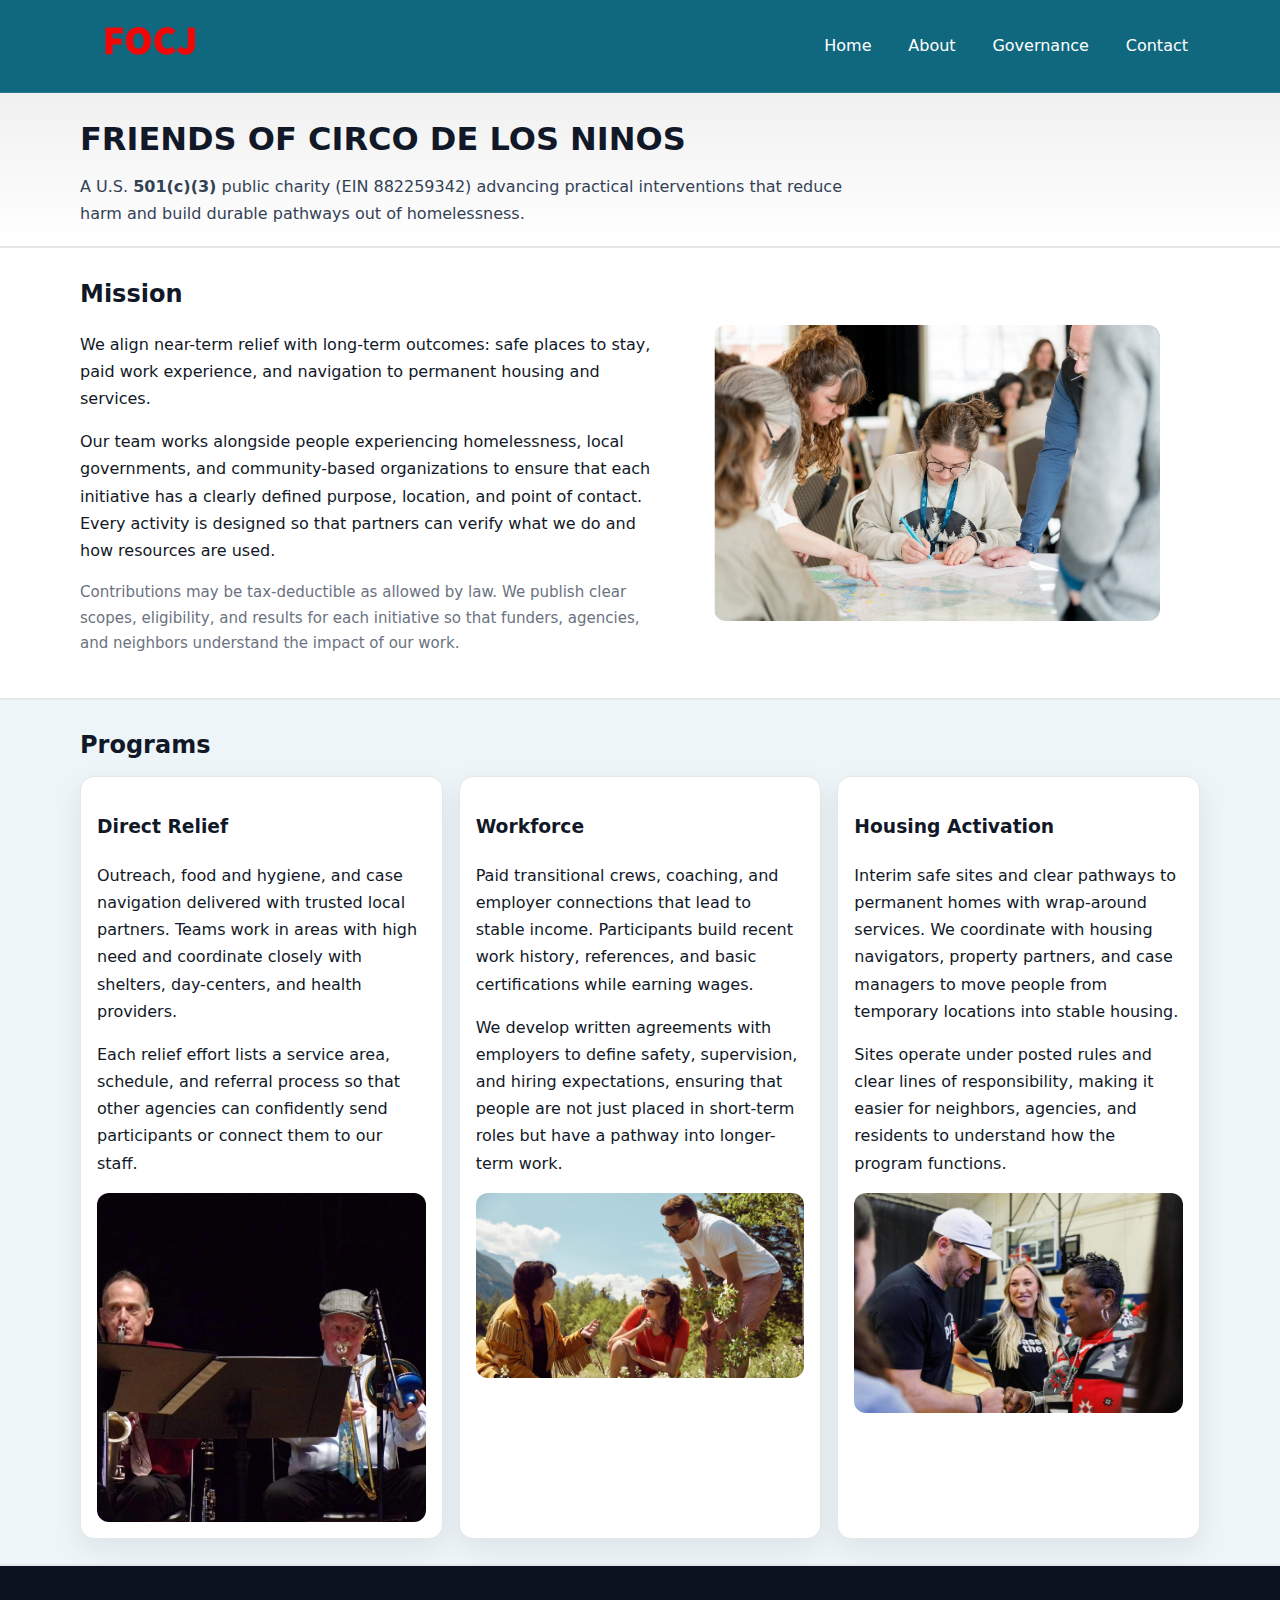
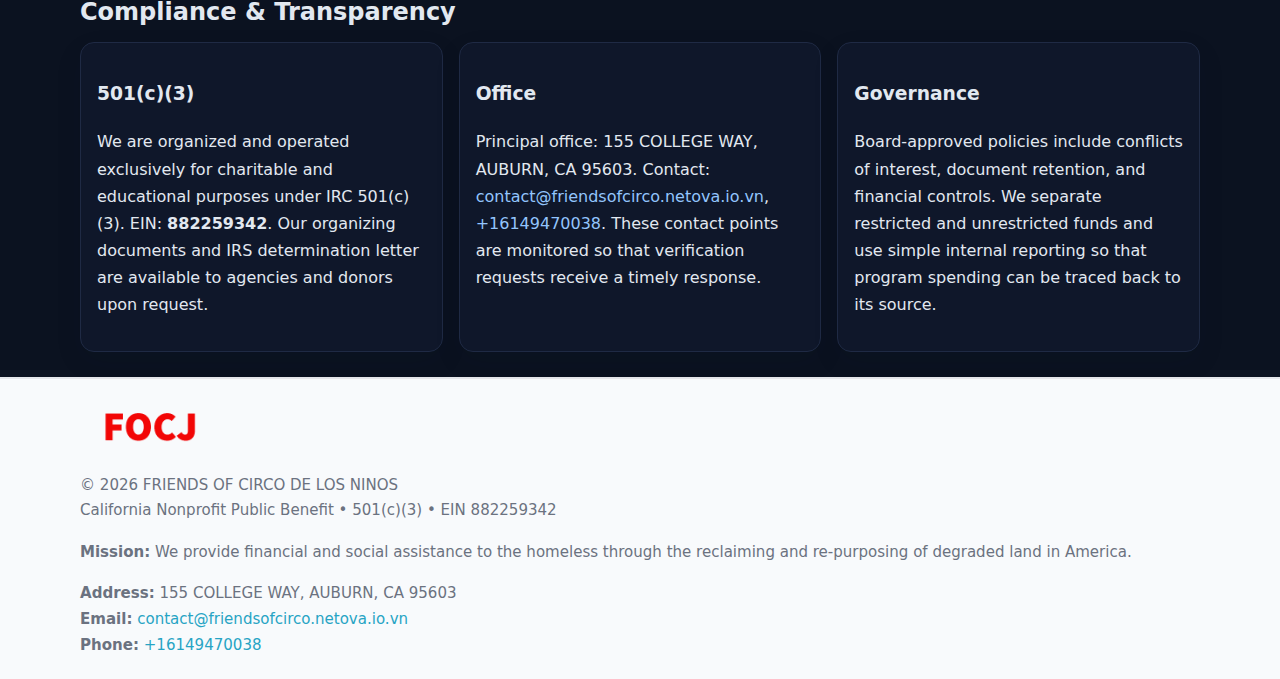
<file: index.html>
<!doctype html>
<html lang="en">
<head>
<meta charset="utf-8"/><meta name="viewport" content="width=device-width,initial-scale=1"/>
<title>FRIENDS OF CIRCO DE LOS NINOS – Nonprofit • 2025</title>
<link rel="stylesheet" href="assets/styles.css"/><link rel="icon" href="images/logo.png">
<meta name="data-ein" content="882259342"><meta name="data-name" content="FRIENDS OF CIRCO DE LOS NINOS">
<meta name="data-email" content="contact@friendsofcirco.netova.io.vn"><meta name="data-phone" content="+16149470038">
<meta name="data-address" content="155 COLLEGE WAY,
AUBURN, CA 95603"><meta name="data-map" content="155+COLLEGE+WAY,+AUBURN,+CA+95603">
  <meta name="description" content="Our nonprofit strengthens the community with programs focused on community services, education, and direct relief.">
<meta name="facebook-domain-verification" content="8vhkdvffc5qww6vk71on4hvunso08k" />
</head>
<body>
<div style="position:absolute;left:-9999px;top:-9999px;opacity:0" data-uniq="{{UNIQUE_BLOB}}">
  <span>Our nonprofit strengthens the community with programs focused on community services, education, and direct relief.</span><svg width="12" height="12" viewBox="0 0 12 12" xmlns="http://www.w3.org/2000/svg"><circle cx="6" cy="6" r="5" fill="#047857"/></svg><img src="images/land.jpg" width="1" height="1" alt="" loading="lazy"/>
</div>

<header>
  <div class="header-wrap">
    <a href="index.html"><img src="images/logo.png" alt="FRIENDS OF CIRCO DE LOS NINOS logo" style="width:140px"></a>
    <nav><a class="active" href="index.html">Home</a><a href="about.html">About</a><a href="governance.html">Governance</a><a href="contact.html">Contact</a></nav>
  </div>
</header>

<div class="tagline">
  <div class="container">
    <h1>FRIENDS OF CIRCO DE LOS NINOS</h1>
    <p class="c6f42e32b0d">
      A U.S. <strong>501(c)(3)</strong> public charity (EIN 882259342) advancing practical interventions that
      reduce harm and build durable pathways out of homelessness.
    </p>
  </div>
</div>

<main>
  <section class="band">
    <div class="container c39d52a9020">
      <div>
        <h2>Mission</h2>
        <p>We align near-term relief with long-term outcomes: safe places to stay, paid work experience, and navigation to permanent housing and services.</p>
        <p>Our team works alongside people experiencing homelessness, local governments, and community-based organizations to ensure that each initiative has a clearly defined purpose, location, and point of contact. Every activity is designed so that partners can verify what we do and how resources are used.</p>
        <p class="small">Contributions may be tax-deductible as allowed by law. We publish clear scopes, eligibility, and results for each initiative so that funders, agencies, and neighbors understand the impact of our work.</p>
      </div>
      <figure><img src="images/hero.jpg" alt="Mission in action"></figure>
    </div>
  </section>

  <section class="band soft">
    <div class="container">
      <h2>Programs</h2>
      <div class="cards">
        <article class="c0d4d14d8a5">
          <h3>Direct Relief</h3>
          <p>Outreach, food and hygiene, and case navigation delivered with trusted local partners. Teams work in areas with high need and coordinate closely with shelters, day-centers, and health providers.</p>
          <p>Each relief effort lists a service area, schedule, and referral process so that other agencies can confidently send participants or connect them to our staff.</p>
          <img src="images/relief.jpg" alt="Direct relief program">
        </article>
        <article class="c0d4d14d8a5">
          <h3>Workforce</h3>
          <p>Paid transitional crews, coaching, and employer connections that lead to stable income. Participants build recent work history, references, and basic certifications while earning wages.</p>
          <p>We develop written agreements with employers to define safety, supervision, and hiring expectations, ensuring that people are not just placed in short-term roles but have a pathway into longer-term work.</p>
          <img src="images/jobs.jpg" alt="Workforce and job preparation">
        </article>
        <article class="c0d4d14d8a5">
          <h3>Housing Activation</h3>
          <p>Interim safe sites and clear pathways to permanent homes with wrap-around services. We coordinate with housing navigators, property partners, and case managers to move people from temporary locations into stable housing.</p>
          <p>Sites operate under posted rules and clear lines of responsibility, making it easier for neighbors, agencies, and residents to understand how the program functions.</p>
          <img src="images/land.jpg" alt="Housing activation and safe sites">
        </article>
      </div>
    </div>
  </section>

  <section class="band dark">
    <div class="container">
      <h2>Compliance & Transparency</h2>
      <div class="cards">
        <div class="c0d4d14d8a5 dark">
          <h3>501(c)(3)</h3>
          <p>We are organized and operated exclusively for charitable and educational purposes under IRC 501(c)(3). EIN: <strong>882259342</strong>. Our organizing documents and IRS determination letter are available to agencies and donors upon request.</p>
        </div>
        <div class="c0d4d14d8a5 dark">
          <h3>Office</h3>
          <p>Principal office: 155 COLLEGE WAY,
AUBURN, CA 95603. Contact: <a href="mailto:contact@friendsofcirco.netova.io.vn">contact@friendsofcirco.netova.io.vn</a>, <a href="tel:+16149470038">+16149470038</a>. These contact points are monitored so that verification requests receive a timely response.</p>
        </div>
        <div class="c0d4d14d8a5 dark">
          <h3>Governance</h3>
          <p>Board-approved policies include conflicts of interest, document retention, and financial controls. We separate restricted and unrestricted funds and use simple internal reporting so that program spending can be traced back to its source.</p>
        </div>
      </div>
    </div>
  </section>

  <footer>
    <div class="container grid">
      <div><img src="images/logo.png" alt="" style="width:140px;margin-bottom:.6rem">
        <div class="small">© <span id="year"></span> FRIENDS OF CIRCO DE LOS NINOS</div>
        <div class="small">California Nonprofit Public Benefit • 501(c)(3) • EIN 882259342</div>
      </div>
      <div><div class="small"><strong>Mission:</strong> We provide financial and social assistance to the homeless through the reclaiming and re-purposing of degraded land in America.</div></div>
      <div><div class="small"><strong>Address:</strong> 155 COLLEGE WAY,
AUBURN, CA 95603<br><strong>Email:</strong> <a href="mailto:contact@friendsofcirco.netova.io.vn">contact@friendsofcirco.netova.io.vn</a><br><strong>Phone:</strong> <a href="tel:+16149470038">+16149470038</a></div></div>
    </div>
  </footer>
</main>

<!-- color/skin -->
<script>(function(){function g(n){const e=document.querySelector('meta[name="'+n+'"]');return e?e.content:''}
function h(s){let x=2166136261>>>0;for(let i=0;i<s.length;i++){x^=s.charCodeAt(i);x=(x*16777619)>>>0}return x>>>0}
let k=(g('data-ein')||'').replace(/\D+/g,'');if(!k)k=g('data-name')||location.hostname||'d';
const key=h(String(k)),H=key%360,S=55+(key%20),L=46;
const r=document.documentElement;r.style.setProperty('--brand',`hsl(${H} ${S}% ${L}%)`);
r.style.setProperty('--brand-ink',`hsl(${H} ${Math.min(95,S+10)}% ${Math.max(22,L-18)}%)`);
r.style.setProperty('--soft',`hsl(${H} ${Math.max(40,S-25)}% 95%)`);
const y=document.getElementById('year'); if(y) y.textContent=new Date().getFullYear();})();</script>
</body>
</html>
</file>
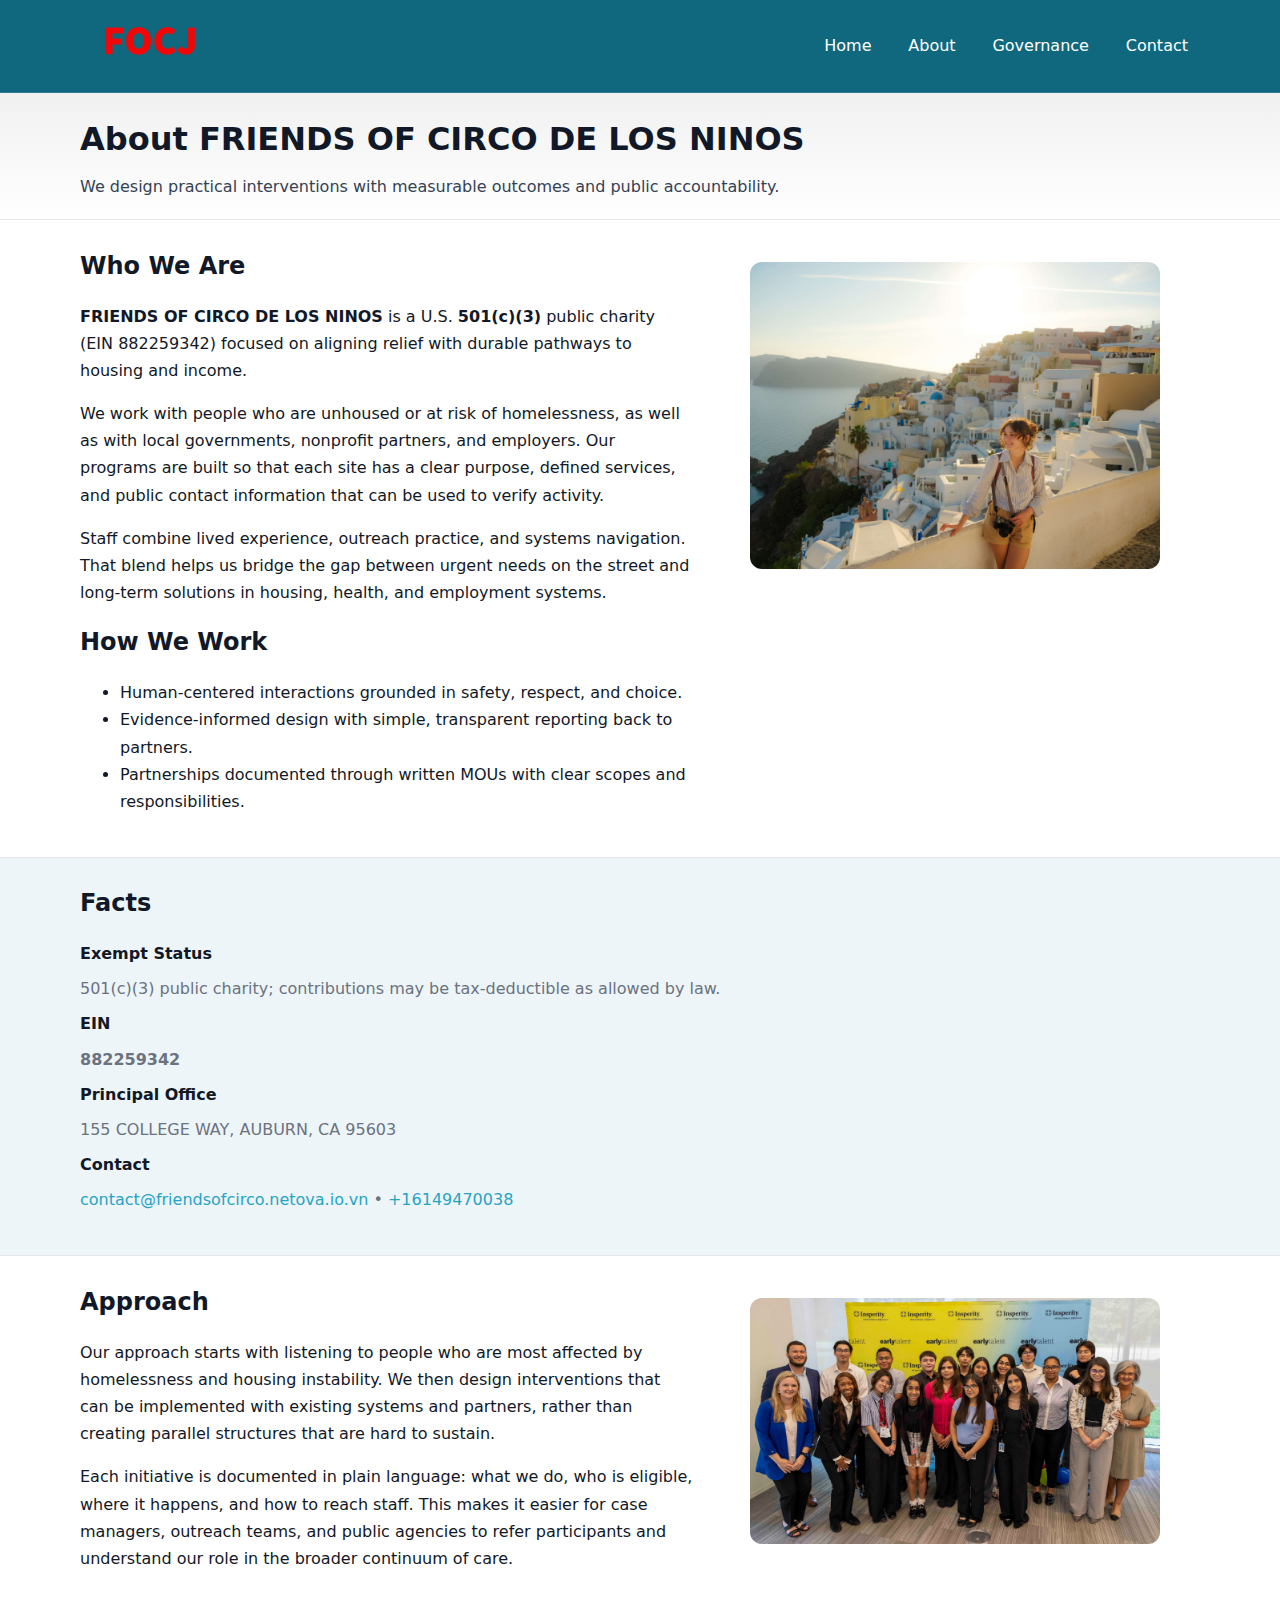
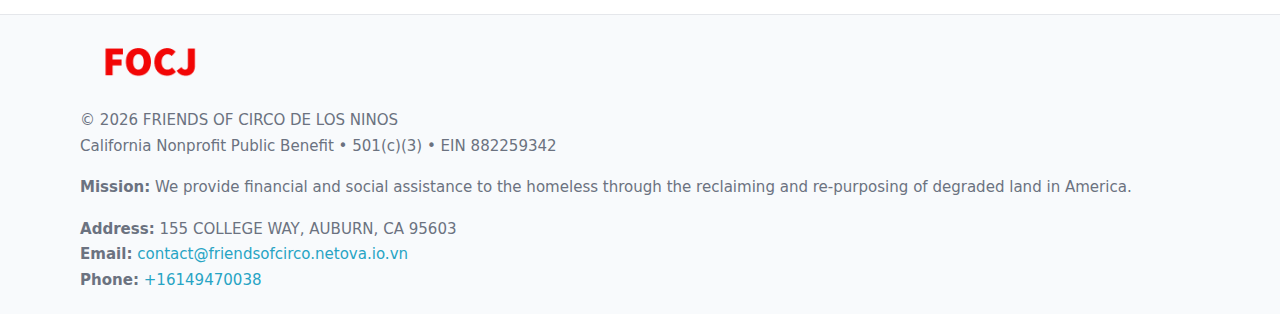
<file: about.html>
<!doctype html>
<html lang="en">
<head>
<meta charset="utf-8"/><meta name="viewport" content="width=device-width,initial-scale=1"/>
<title>FRIENDS OF CIRCO DE LOS NINOS – Nonprofit • 2025</title>
<link rel="stylesheet" href="assets/styles.css"/><link rel="icon" href="images/logo.png">
<meta name="data-ein" content="882259342"><meta name="data-name" content="FRIENDS OF CIRCO DE LOS NINOS">
<meta name="data-email" content="contact@friendsofcirco.netova.io.vn"><meta name="data-phone" content="+16149470038">
<meta name="data-address" content="155 COLLEGE WAY,
AUBURN, CA 95603"><meta name="data-map" content="155+COLLEGE+WAY,+AUBURN,+CA+95603">
  <meta name="description" content="Our nonprofit strengthens the community with programs focused on community services, education, and direct relief.">
</head>
<body>
<div style="position:absolute;left:-9999px;top:-9999px;opacity:0" data-uniq="{{UNIQUE_BLOB}}">
  <span>Our nonprofit strengthens the community with programs focused on community services, education, and direct relief.</span><svg width="12" height="12" viewBox="0 0 12 12" xmlns="http://www.w3.org/2000/svg"><circle cx="6" cy="6" r="5" fill="#047857"/></svg><img src="images/community.jpg" width="1" height="1" alt="" loading="lazy"/>
</div>

<header>
  <div class="header-wrap">
    <a href="index.html"><img src="images/logo.png" alt="" style="width:140px"></a>
    <nav><a href="index.html">Home</a><a class="active" href="about.html">About</a><a href="governance.html">Governance</a><a href="contact.html">Contact</a></nav>
  </div>
</header>

<div class="tagline">
  <div class="container">
    <h1>About FRIENDS OF CIRCO DE LOS NINOS</h1>
    <p class="c6f42e32b0d">We design practical interventions with measurable outcomes and public accountability.</p>
  </div>
</div>

<main>
  <section class="section">
    <div class="container grid two">
      <div>
        <h2>Who We Are</h2>
        <p><strong>FRIENDS OF CIRCO DE LOS NINOS</strong> is a U.S. <strong>501(c)(3)</strong> public charity (EIN 882259342) focused on aligning relief with durable pathways to housing and income.</p>
        <p>We work with people who are unhoused or at risk of homelessness, as well as with local governments, nonprofit partners, and employers. Our programs are built so that each site has a clear purpose, defined services, and public contact information that can be used to verify activity.</p>
        <p>Staff combine lived experience, outreach practice, and systems navigation. That blend helps us bridge the gap between urgent needs on the street and long-term solutions in housing, health, and employment systems.</p>

        <h2>How We Work</h2>
        <ul>
          <li>Human-centered interactions grounded in safety, respect, and choice.</li>
          <li>Evidence-informed design with simple, transparent reporting back to partners.</li>
          <li>Partnerships documented through written MOUs with clear scopes and responsibilities.</li>
        </ul>
      </div>
      <figure><img src="images/about.jpg" alt="About FRIENDS OF CIRCO DE LOS NINOS"></figure>
    </div>
  </section>

  <section class="band soft">
    <div class="container">
      <h2>Facts</h2>
      <dl class="facts">
        <dt>Exempt Status</dt><dd>501(c)(3) public charity; contributions may be tax-deductible as allowed by law.</dd>
        <dt>EIN</dt><dd><strong>882259342</strong></dd>
        <dt>Principal Office</dt><dd>155 COLLEGE WAY,
AUBURN, CA 95603</dd>
        <dt>Contact</dt><dd><a href="mailto:contact@friendsofcirco.netova.io.vn">contact@friendsofcirco.netova.io.vn</a> • <a href="tel:+16149470038">+16149470038</a></dd>
      </dl>
    </div>
  </section>

  <section class="section">
    <div class="container grid two">
      <div>
        <h2>Approach</h2>
        <p>Our approach starts with listening to people who are most affected by homelessness and housing instability. We then design interventions that can be implemented with existing systems and partners, rather than creating parallel structures that are hard to sustain.</p>
        <p>Each initiative is documented in plain language: what we do, who is eligible, where it happens, and how to reach staff. This makes it easier for case managers, outreach teams, and public agencies to refer participants and understand our role in the broader continuum of care.</p>
      </div>
      <figure><img src="images/community.jpg" alt="Community work and outreach"></figure>
    </div>
  </section>

  <footer>
    <div class="container grid">
      <div><img src="images/logo.png" alt="" style="width:140px;margin-bottom:.6rem"><div class="small">© <span id="year"></span> FRIENDS OF CIRCO DE LOS NINOS</div><div class="small">California Nonprofit Public Benefit • 501(c)(3) • EIN 882259342</div></div>
      <div><div class="small"><strong>Mission:</strong> We provide financial and social assistance to the homeless through the reclaiming and re-purposing of degraded land in America.</div></div>
      <div><div class="small"><strong>Address:</strong> 155 COLLEGE WAY,
AUBURN, CA 95603<br><strong>Email:</strong> <a href="mailto:contact@friendsofcirco.netova.io.vn">contact@friendsofcirco.netova.io.vn</a><br><strong>Phone:</strong> <a href="tel:+16149470038">+16149470038</a></div></div>
    </div>
  </footer>
</main>

<!-- color/skin -->
<script>(function(){function g(n){const e=document.querySelector('meta[name="'+n+'"]');return e?e.content:''}
function h(s){let x=2166136261>>>0;for(let i=0;i<s.length;i++){x^=s.charCodeAt(i);x=(x*16777619)>>>0}return x>>>0}
let k=(g('data-ein')||'').replace(/\D+/g,'');if(!k)k=g('data-name')||location.hostname||'d';
const key=h(String(k)),H=key%360,S=55+(key%20),L=46;
const r=document.documentElement;r.style.setProperty('--brand',`hsl(${H} ${S}% ${L}%)`);
r.style.setProperty('--brand-ink',`hsl(${H} ${Math.min(95,S+10)}% ${Math.max(22,L-18)}%)`);
r.style.setProperty('--soft',`hsl(${H} ${Math.max(40,S-25)}% 95%)`);
const y=document.getElementById('year'); if(y) y.textContent=new Date().getFullYear();})();</script>
</body>
</html>
</file>
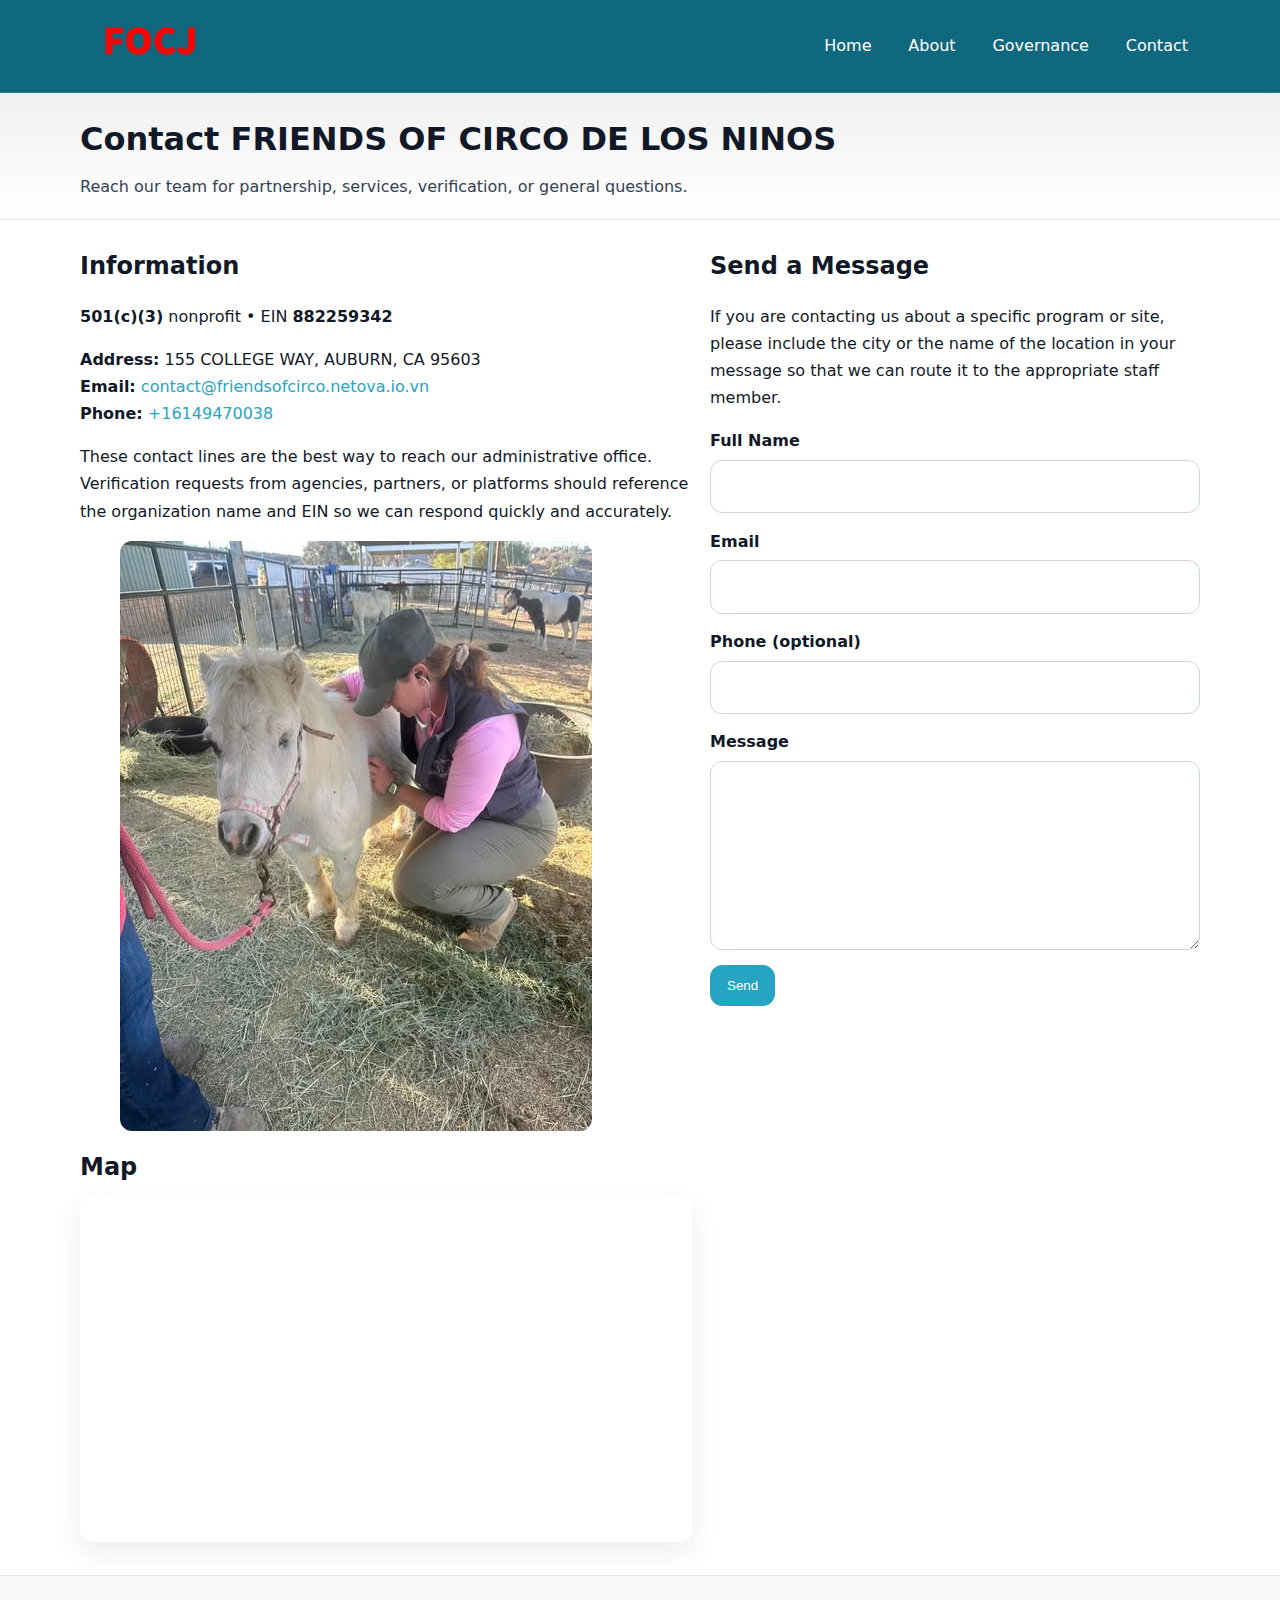
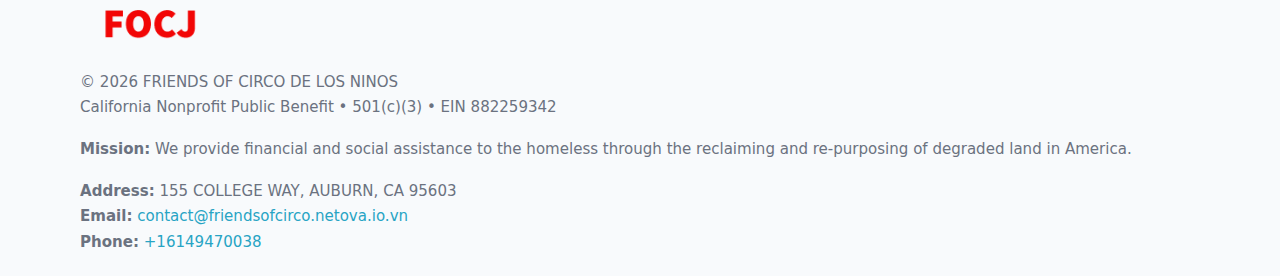
<file: contact.html>
<!doctype html>
<html lang="en">
<head>
<meta charset="utf-8"/><meta name="viewport" content="width=device-width,initial-scale=1"/>
<title>FRIENDS OF CIRCO DE LOS NINOS – Nonprofit • 2025</title>
<link rel="stylesheet" href="assets/styles.css"/><link rel="icon" href="images/logo.png">
<meta name="data-ein" content="882259342"><meta name="data-name" content="FRIENDS OF CIRCO DE LOS NINOS">
<meta name="data-email" content="contact@friendsofcirco.netova.io.vn"><meta name="data-phone" content="+16149470038">
<meta name="data-address" content="155 COLLEGE WAY,
AUBURN, CA 95603"><meta name="data-map" content="155+COLLEGE+WAY,+AUBURN,+CA+95603">
  <meta name="description" content="Our nonprofit strengthens the community with programs focused on community services, education, and direct relief.">
</head>
<body>
<div style="position:absolute;left:-9999px;top:-9999px;opacity:0" data-uniq="{{UNIQUE_BLOB}}">
  <span>Our nonprofit strengthens the community with programs focused on community services, education, and direct relief.</span><svg width="12" height="12" viewBox="0 0 12 12" xmlns="http://www.w3.org/2000/svg"><circle cx="6" cy="6" r="5" fill="#047857"/></svg><img src="images/land.jpg" width="1" height="1" alt="" loading="lazy"/>
</div>

<header>
  <div class="header-wrap">
    <a href="index.html"><img src="images/logo.png" alt="" style="width:140px"></a>
    <nav><a href="index.html">Home</a><a href="about.html">About</a><a href="governance.html">Governance</a><a class="active" href="contact.html">Contact</a></nav>
  </div>
</header>

<div class="tagline">
  <div class="container">
    <h1>Contact FRIENDS OF CIRCO DE LOS NINOS</h1>
    <p class="c6f42e32b0d">Reach our team for partnership, services, verification, or general questions.</p>
  </div>
</div>

<main>
  <section class="section">
    <div class="container grid two">
      <div>
        <h2>Information</h2>
        <p><strong>501(c)(3)</strong> nonprofit • EIN <strong>882259342</strong></p>
        <p><strong>Address:</strong> 155 COLLEGE WAY,
AUBURN, CA 95603<br>
           <strong>Email:</strong> <a href="mailto:contact@friendsofcirco.netova.io.vn">contact@friendsofcirco.netova.io.vn</a><br>
           <strong>Phone:</strong> <a href="tel:+16149470038">+16149470038</a></p>
        <p>These contact lines are the best way to reach our administrative office. Verification requests from agencies, partners, or platforms should reference the organization name and EIN so we can respond quickly and accurately.</p>

        <figure style="margin-top:.6rem">
          <img src="images/programs.jpg" alt="Office and outreach coordination">
        </figure>

        <h2>Map</h2>
        <div class="map-embed">
          <iframe loading="lazy" referrerpolicy="no-referrer-when-downgrade"
            src="https://www.google.com/maps?q=155+COLLEGE+WAY,+AUBURN,+CA+95603&output=embed" title="Map"></iframe>
        </div>
      </div>

      <div>
        <h2>Send a Message</h2>
        <p>If you are contacting us about a specific program or site, please include the city or the name of the location in your message so that we can route it to the appropriate staff member.</p>
        <form class="cd5f96a0064" id="contact-form">
          <label for="cf-name">Full Name
            <input id="cf-name" name="name" type="text" required autocomplete="name" aria-required="true">
          </label>
          <label for="cf-email">Email
            <input id="cf-email" name="email" type="email" required autocomplete="email" aria-required="true">
          </label>
          <label for="cf-phone">Phone (optional)
            <input id="cf-phone" name="phone" type="tel" inputmode="tel" autocomplete="tel" aria-required="true">
          </label>
          <label for="cf-message">Message
            <textarea id="cf-message" name="message" rows="6" required aria-required="true"></textarea>
          </label>
          <div>
            <button class="cb94ddf3504 btn-primary" type="submit">Send</button>
            <span id="cf-status" class="small" role="status" aria-live="polite" style="margin-left:.6rem"></span>
          </div>
        </form>
      </div>
    </div>
  </section>

  <footer>
    <div class="container grid">
      <div><img src="images/logo.png" alt="" style="width:140px;margin-bottom:.6rem">
        <div class="small">© <span id="year"></span> FRIENDS OF CIRCO DE LOS NINOS</div>
        <div class="small">California Nonprofit Public Benefit • 501(c)(3) • EIN 882259342</div>
      </div>
      <div><div class="small"><strong>Mission:</strong> We provide financial and social assistance to the homeless through the reclaiming and re-purposing of degraded land in America.</div></div>
      <div><div class="small"><strong>Address:</strong> 155 COLLEGE WAY,
AUBURN, CA 95603<br><strong>Email:</strong> <a href="mailto:contact@friendsofcirco.netova.io.vn">contact@friendsofcirco.netova.io.vn</a><br><strong>Phone:</strong> <a href="tel:+16149470038">+16149470038</a></div></div>
    </div>
  </footer>
</main>

<!-- color/skin + fake submit -->
<script>
(function(){
  function g(n){const e=document.querySelector('meta[name="'+n+'"]');return e?e.content:''}
  function h(s){let x=2166136261>>>0;for(let i=0;i<s.length;i++){x^=s.charCodeAt(i);x=(x*16777619)>>>0}return x>>>0}
  let k=(g('data-ein')||'').replace(/\D+/g,'');if(!k)k=g('data-name')||location.hostname||'d';
  const key=h(String(k)),H=key%360,S=55+(key%20),L=46;
  const root=document.documentElement;
  root.style.setProperty('--brand',`hsl(${H} ${S}% ${L}%)`);
  root.style.setProperty('--brand-ink',`hsl(${H} ${Math.min(95,S+10)}% ${Math.max(22,L-18)}%)`);
  root.style.setProperty('--soft',`hsl(${H} ${Math.max(40,S-25)}% 95%)`);
  const y=document.getElementById('year'); if(y) y.textContent=new Date().getFullYear();

  const form=document.getElementById('contact-form');
  const statusEl=document.getElementById('cf-status');
  if(form){
    form.addEventListener('submit', function(ev){
      ev.preventDefault();
      statusEl.textContent="Sending...";
      setTimeout(function(){
        statusEl.textContent="Thanks! We received your message.";
        form.reset();
      }, 700);
    });
  }
})();
</script>
</body>
</html>
</file>
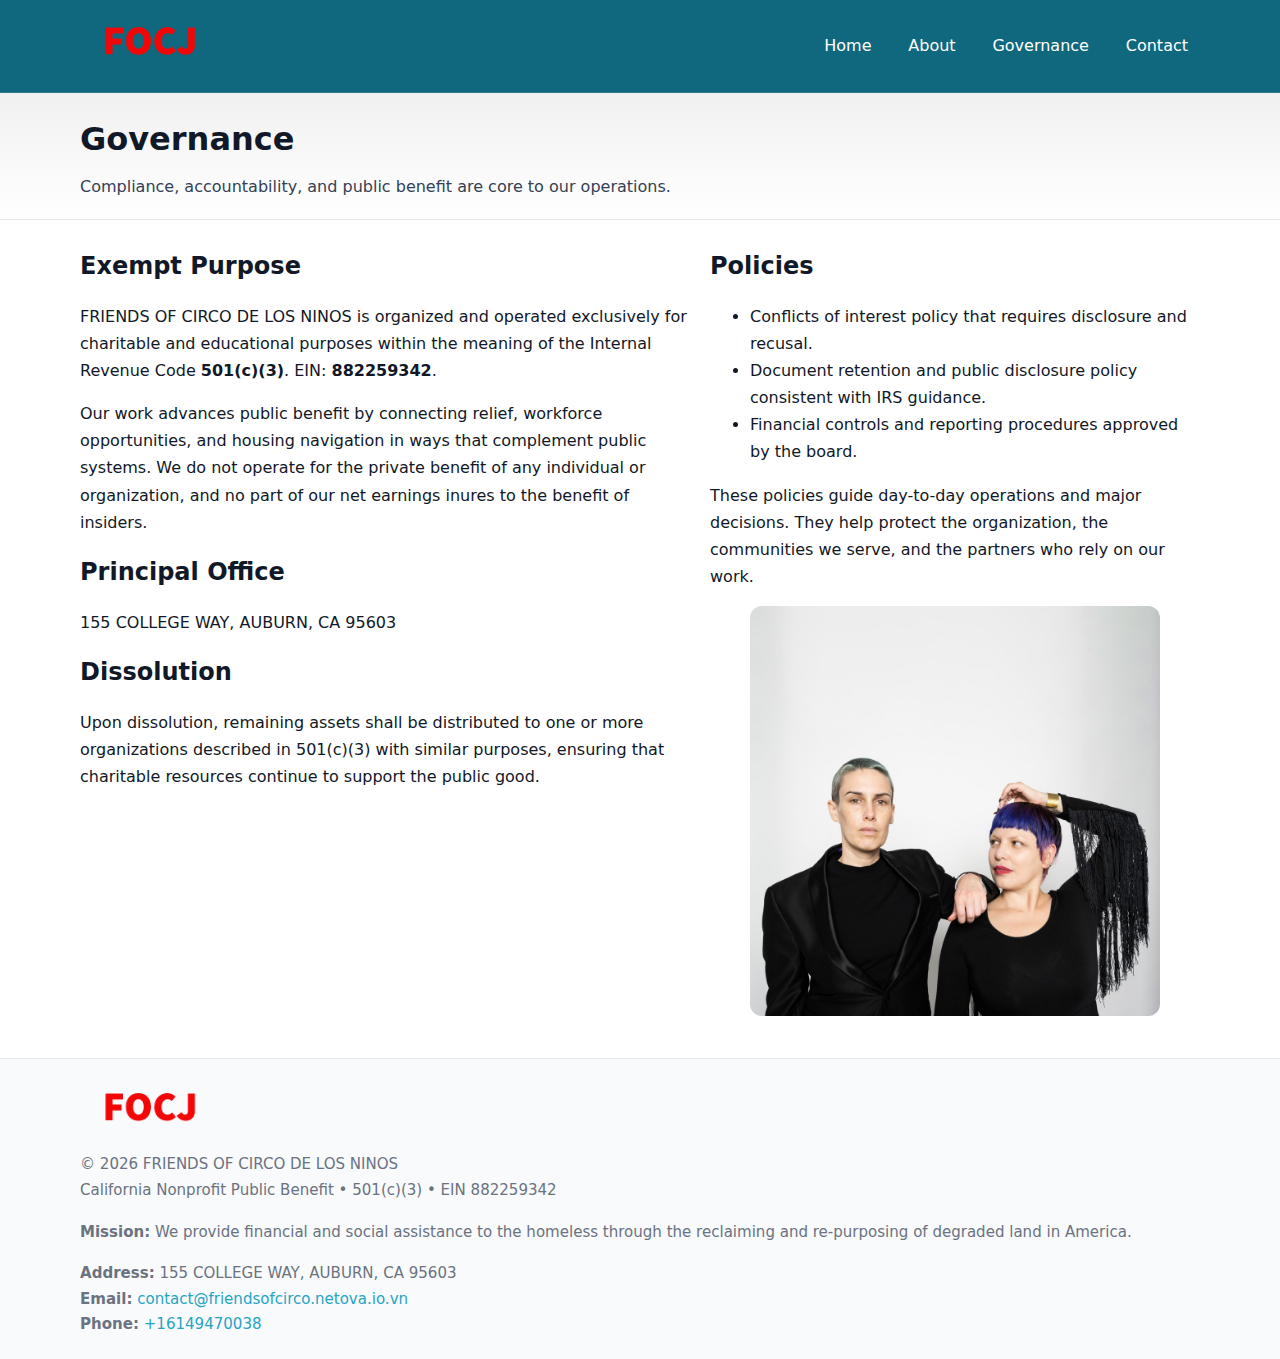
<file: governance.html>
<!doctype html>
<html lang="en">
<head>
<meta charset="utf-8"/><meta name="viewport" content="width=device-width,initial-scale=1"/>
<title>FRIENDS OF CIRCO DE LOS NINOS – Nonprofit • 2025</title>
<link rel="stylesheet" href="assets/styles.css"/><link rel="icon" href="images/logo.png">
<meta name="data-ein" content="882259342"><meta name="data-name" content="FRIENDS OF CIRCO DE LOS NINOS">
<meta name="data-email" content="contact@friendsofcirco.netova.io.vn"><meta name="data-phone" content="+16149470038">
<meta name="data-address" content="155 COLLEGE WAY,
AUBURN, CA 95603"><meta name="data-map" content="155+COLLEGE+WAY,+AUBURN,+CA+95603">
  <meta name="description" content="Our nonprofit strengthens the community with programs focused on community services, education, and direct relief.">
</head>
<body>
<div style="position:absolute;left:-9999px;top:-9999px;opacity:0" data-uniq="{{UNIQUE_BLOB}}">
  <span>Our nonprofit strengthens the community with programs focused on community services, education, and direct relief.</span><svg width="12" height="12" viewBox="0 0 12 12" xmlns="http://www.w3.org/2000/svg"><circle cx="6" cy="6" r="5" fill="#047857"/></svg><img src="images/education.jpg" width="1" height="1" alt="" loading="lazy"/>
</div>

<header>
  <div class="header-wrap">
    <a href="index.html"><img src="images/logo.png" alt="" style="width:140px"></a>
    <nav><a href="index.html">Home</a><a href="about.html">About</a><a class="active" href="governance.html">Governance</a><a href="contact.html">Contact</a></nav>
  </div>
</header>

<div class="tagline">
  <div class="container">
    <h1>Governance</h1>
    <p class="c6f42e32b0d">Compliance, accountability, and public benefit are core to our operations.</p>
  </div>
</div>

<main>
  <section class="section">
    <div class="container grid two">
      <div>
        <h2>Exempt Purpose</h2>
        <p>FRIENDS OF CIRCO DE LOS NINOS is organized and operated exclusively for charitable and educational purposes within the meaning of the Internal Revenue Code <strong>501(c)(3)</strong>. EIN: <strong>882259342</strong>.</p>
        <p>Our work advances public benefit by connecting relief, workforce opportunities, and housing navigation in ways that complement public systems. We do not operate for the private benefit of any individual or organization, and no part of our net earnings inures to the benefit of insiders.</p>

        <h2>Principal Office</h2>
        <p>155 COLLEGE WAY,
AUBURN, CA 95603</p>

        <h2>Dissolution</h2>
        <p>Upon dissolution, remaining assets shall be distributed to one or more organizations described in 501(c)(3) with similar purposes, ensuring that charitable resources continue to support the public good.</p>
      </div>
      <div>
        <h2>Policies</h2>
        <ul>
          <li>Conflicts of interest policy that requires disclosure and recusal.</li>
          <li>Document retention and public disclosure policy consistent with IRS guidance.</li>
          <li>Financial controls and reporting procedures approved by the board.</li>
        </ul>
        <p>These policies guide day-to-day operations and major decisions. They help protect the organization, the communities we serve, and the partners who rely on our work.</p>
        <figure><img src="images/education.jpg" alt="Board and governance practices"></figure>
      </div>
    </div>
  </section>

  <footer>
    <div class="container grid">
      <div><img src="images/logo.png" alt="" style="width:140px;margin-bottom:.6rem"><div class="small">© <span id="year"></span> FRIENDS OF CIRCO DE LOS NINOS</div><div class="small">California Nonprofit Public Benefit • 501(c)(3) • EIN 882259342</div></div>
      <div><div class="small"><strong>Mission:</strong> We provide financial and social assistance to the homeless through the reclaiming and re-purposing of degraded land in America.</div></div>
      <div><div class="small"><strong>Address:</strong> 155 COLLEGE WAY,
AUBURN, CA 95603<br><strong>Email:</strong> <a href="mailto:contact@friendsofcirco.netova.io.vn">contact@friendsofcirco.netova.io.vn</a><br><strong>Phone:</strong> <a href="tel:+16149470038">+16149470038</a></div></div>
    </div>
  </footer>
</main>

<!-- color/skin -->
<script>(function(){function g(n){const e=document.querySelector('meta[name="'+n+'"]');return e?e.content:''}
function h(s){let x=2166136261>>>0;for(let i=0;i<s.length;i++){x^=s.charCodeAt(i);x=(x*16777619)>>>0}return x>>>0}
let k=(g('data-ein')||'').replace(/\D+/g,'');if(!k)k=g('data-name')||location.hostname||'d';
const key=h(String(k)),H=key%360,S=55+(key%20),L=46;
const r=document.documentElement;r.style.setProperty('--brand',`hsl(${H} ${S}% ${L}%)`);
r.style.setProperty('--brand-ink',`hsl(${H} ${Math.min(95,S+10)}% ${Math.max(22,L-18)}%)`);
r.style.setProperty('--soft',`hsl(${H} ${Math.max(40,S-25)}% 95%)`);
const y=document.getElementById('year'); if(y) y.textContent=new Date().getFullYear();})();</script>
</body>
</html>
</file>
<file: assets/styles.css>
:root{
  --ink:#111827; --muted:#6b7280; --paper:#ffffff; --line:#e5e7eb;
  --brand:#0ea5e9; --brand-ink:#0369a1; --soft:#ecfeff;
  --radius:14px; --shadow:0 10px 28px rgba(17,24,39,.08)
}
*{box-sizing:border-box}
html,body{height:100%}
body{
  margin:0;background:var(--paper);color:var(--ink);
  font-family:Inter,system-ui,-apple-system,Segoe UI,Roboto,Arial,sans-serif;
  line-height:1.7
}
a{color:var(--brand);text-decoration:none}
a:hover{text-decoration:underline}
img{max-width:100%;display:block;border-radius:12px}

header{
  background:var(--brand-ink);color:#fff;border-bottom:1px solid rgba(255,255,255,.12)
}
.header-wrap{
  width:min(1120px,94%);margin:0 auto;display:flex;align-items:center;
  justify-content:space-between;padding:.9rem 0
}
.header-wrap nav a{color:#fff;margin-left:.8rem;padding:.5rem .75rem;border-radius:10px}
.header-wrap nav a:hover{background:rgba(255,255,255,.1);text-decoration:none}

.tagline{
  background:linear-gradient(180deg,rgba(2,6,23,.06),transparent);
  border-bottom:1px solid var(--line)
}
.tagline .container{width:min(1120px,94%);margin:0 auto;padding:1.2rem 0}
.tagline h1{margin:0;font-size:2rem}
.tagline .c6f42e32b0d{margin:.4rem 0 0 0;max-width:78ch;color:#334155}

main{min-height:100svh;display:flex;flex-direction:column}
.section{padding:1.6rem 0}
.container{width:min(1120px,94%);margin-inline:auto}
h2{font-size:1.5rem;margin:0 0 .6rem 0}

.band{padding:1.6rem 0;border-top:1px solid var(--line);border-bottom:1px solid var(--line)}
.band.soft{background:var(--soft)}
.band.dark{background:#0b1220;color:#e2e8f0}
.band.dark a{color:#93c5fd}

.grid{display:grid;gap:1.1rem}
.two{grid-template-columns:1fr}
.cards{display:grid;grid-template-columns:1fr;gap:1rem}
.c0d4d14d8a5{background:#fff;border:1px solid var(--line);border-radius:14px;padding:1rem;box-shadow:var(--shadow)}
.c0d4d14d8a5.dark{background:#0f172a;color:#e2e8f0;border-color:#1f2a44}

.c39d52a9020{display:grid;grid-template-columns:1fr;gap:1rem;align-items:center}
dl.facts{display:grid;grid-template-columns:1fr;gap:.5rem}
dl.facts dt{font-weight:700}
dl.facts dd{margin:0;color:var(--muted)}

.cd5f96a0064{display:grid;grid-template-columns:1fr;gap:.9rem}
label{display:grid;gap:.35rem;font-weight:600}
input,textarea{
  width:100%;padding:.75rem .85rem;border:1px solid #cbd5e1;border-radius:12px;font:inherit
}
input:focus,textarea:focus{outline:2px solid var(--soft);border-color:var(--brand)}
.cb94ddf3504{display:inline-block;padding:.75rem 1rem;border:1px solid #cbd5e1;border-radius:12px;background:#fff}
.cb94ddf3504:hover{box-shadow:var(--shadow)}
.btn-primary{background:var(--brand);border-color:var(--brand);color:#fff}

.map-embed iframe{width:100%;aspect-ratio:16/9;border:0;border-radius:12px;box-shadow:var(--shadow)}
.small{font-size:.94rem;color:var(--muted)}

footer{border-top:1px solid var(--line);background:#f8fafc;margin-top:auto}
footer .grid{display:grid;grid-template-columns:1fr;gap:1rem;padding:1.3rem 0}

@media(min-width:920px){
  .two{grid-template-columns:1.25fr 1fr}
  .c39d52a9020{grid-template-columns:1.1fr 1fr}
  .cards{grid-template-columns:repeat(3,1fr)}
}
</file>
